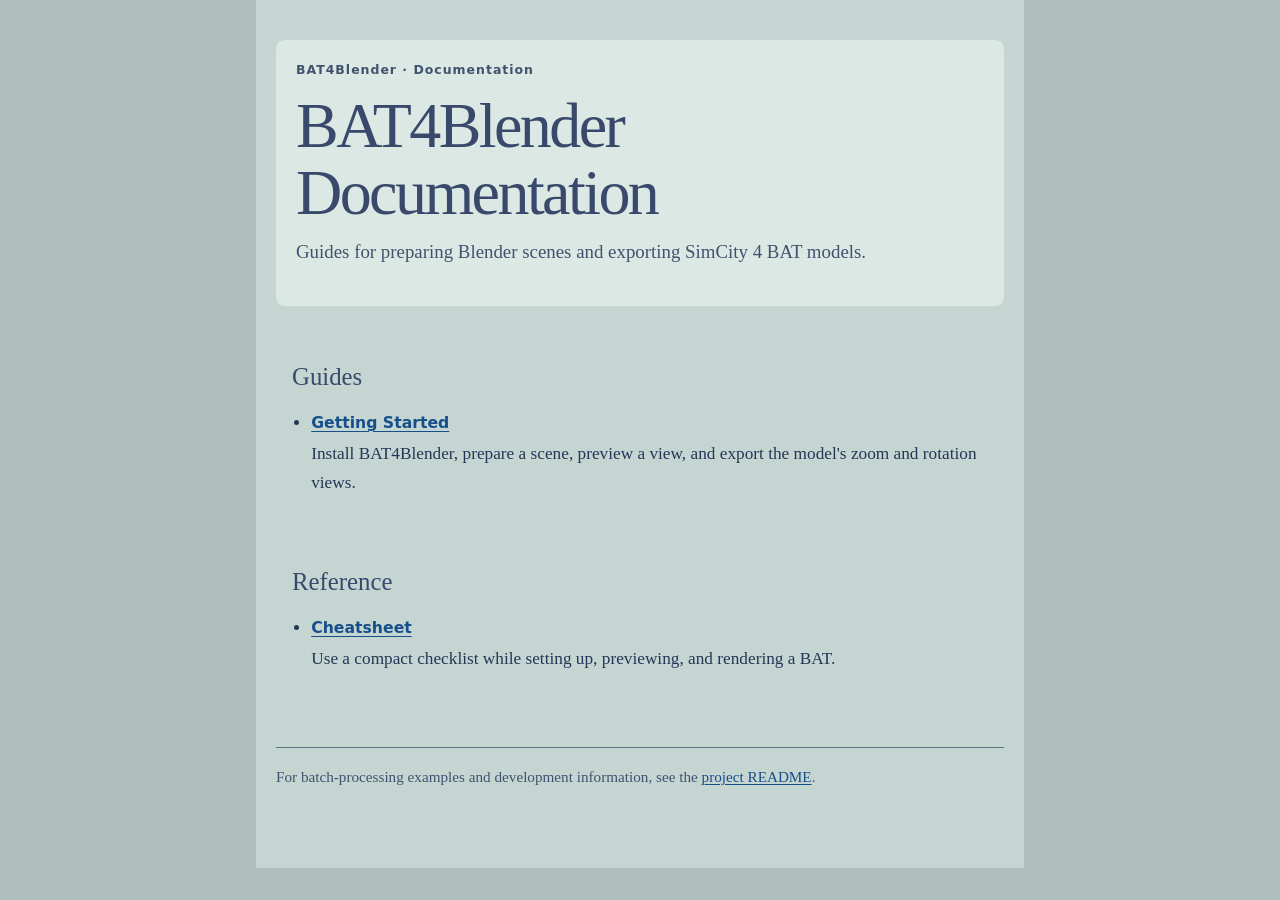
<file: docs/index.html>
<!doctype html>
<html lang="en">
  <head>
    <meta charset="utf-8">
    <meta name="viewport" content="width=device-width, initial-scale=1">
    <title>BAT4Blender Docs</title>
    <link rel="stylesheet" href="./lesson.css">
  </head>
  <body>
    <a class="skip-link" href="#main-content">Skip to main content</a>
    <header>
      <p class="eyebrow">
        <span>BAT4Blender</span>
        ·
        <a class="active" href="./index.html" aria-current="page">Documentation</a>
      </p>
      <h1>BAT4Blender Documentation</h1>
      <p class="lede">Guides for preparing Blender scenes and exporting SimCity 4 BAT models.</p>
    </header>
    <main id="main-content">
      <section id="documents" aria-labelledby="guides-title">
        <h2 id="guides-title">Guides</h2>
        <nav aria-label="BAT4Blender Documentation">
          <ul class="resources">
            <li>
              <article>
                <h3><a href="getting-started.html">Getting Started</a></h3>
                <p>Install BAT4Blender, prepare a scene, preview a view, and export the model's zoom and rotation views.</p>
              </article>
            </li>
          </ul>
        </nav>
      </section>
      <section id="reference" aria-labelledby="reference-title">
        <h2 id="reference-title">Reference</h2>
        <nav aria-label="Reference">
          <ul class="resources">
            <li>
              <article>
                <h3><a href="reference/cheatsheet.html">Cheatsheet</a></h3>
                <p>Use a compact checklist while setting up, previewing, and rendering a BAT.</p>
              </article>
            </li>
          </ul>
        </nav>
      </section>
    </main>
    <footer>
      <p>For batch-processing examples and development information, see the <a href="../README.md">project README</a>.</p>
    </footer>
  </body>
</html>
</file>
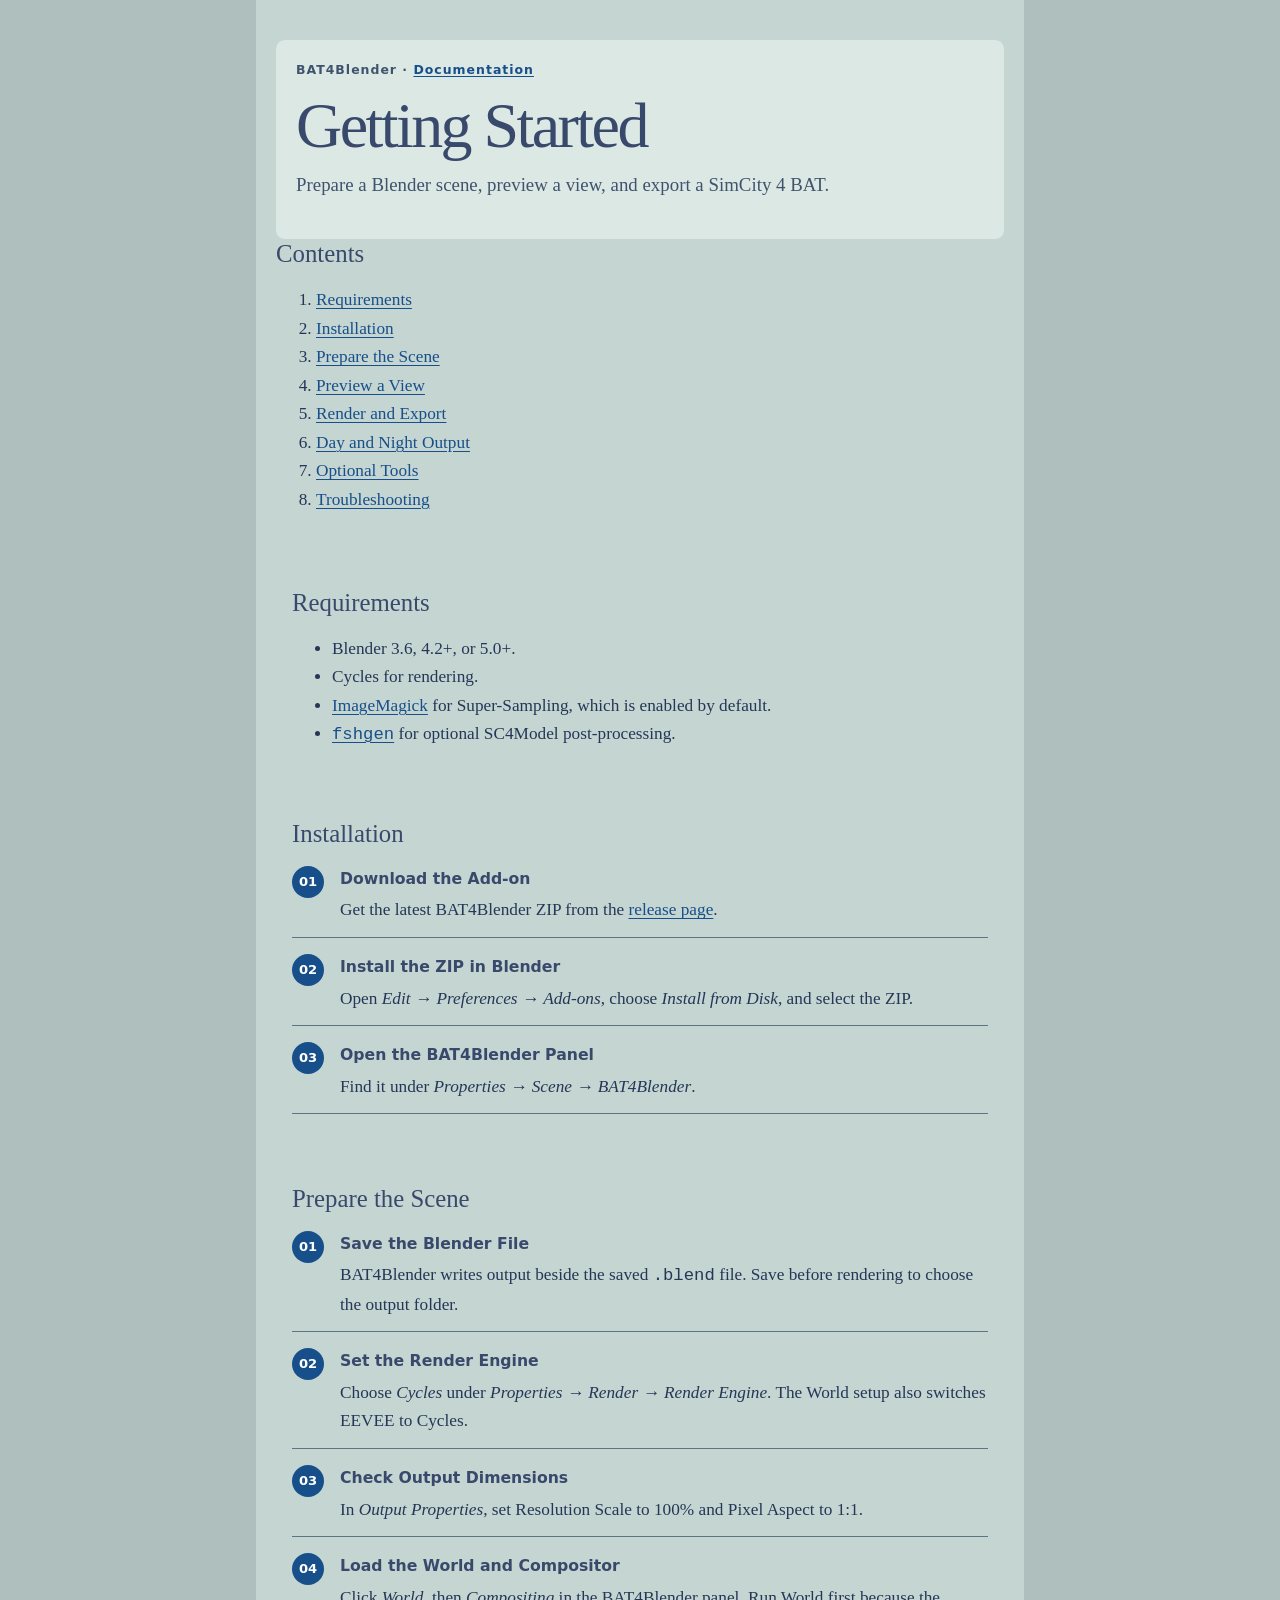
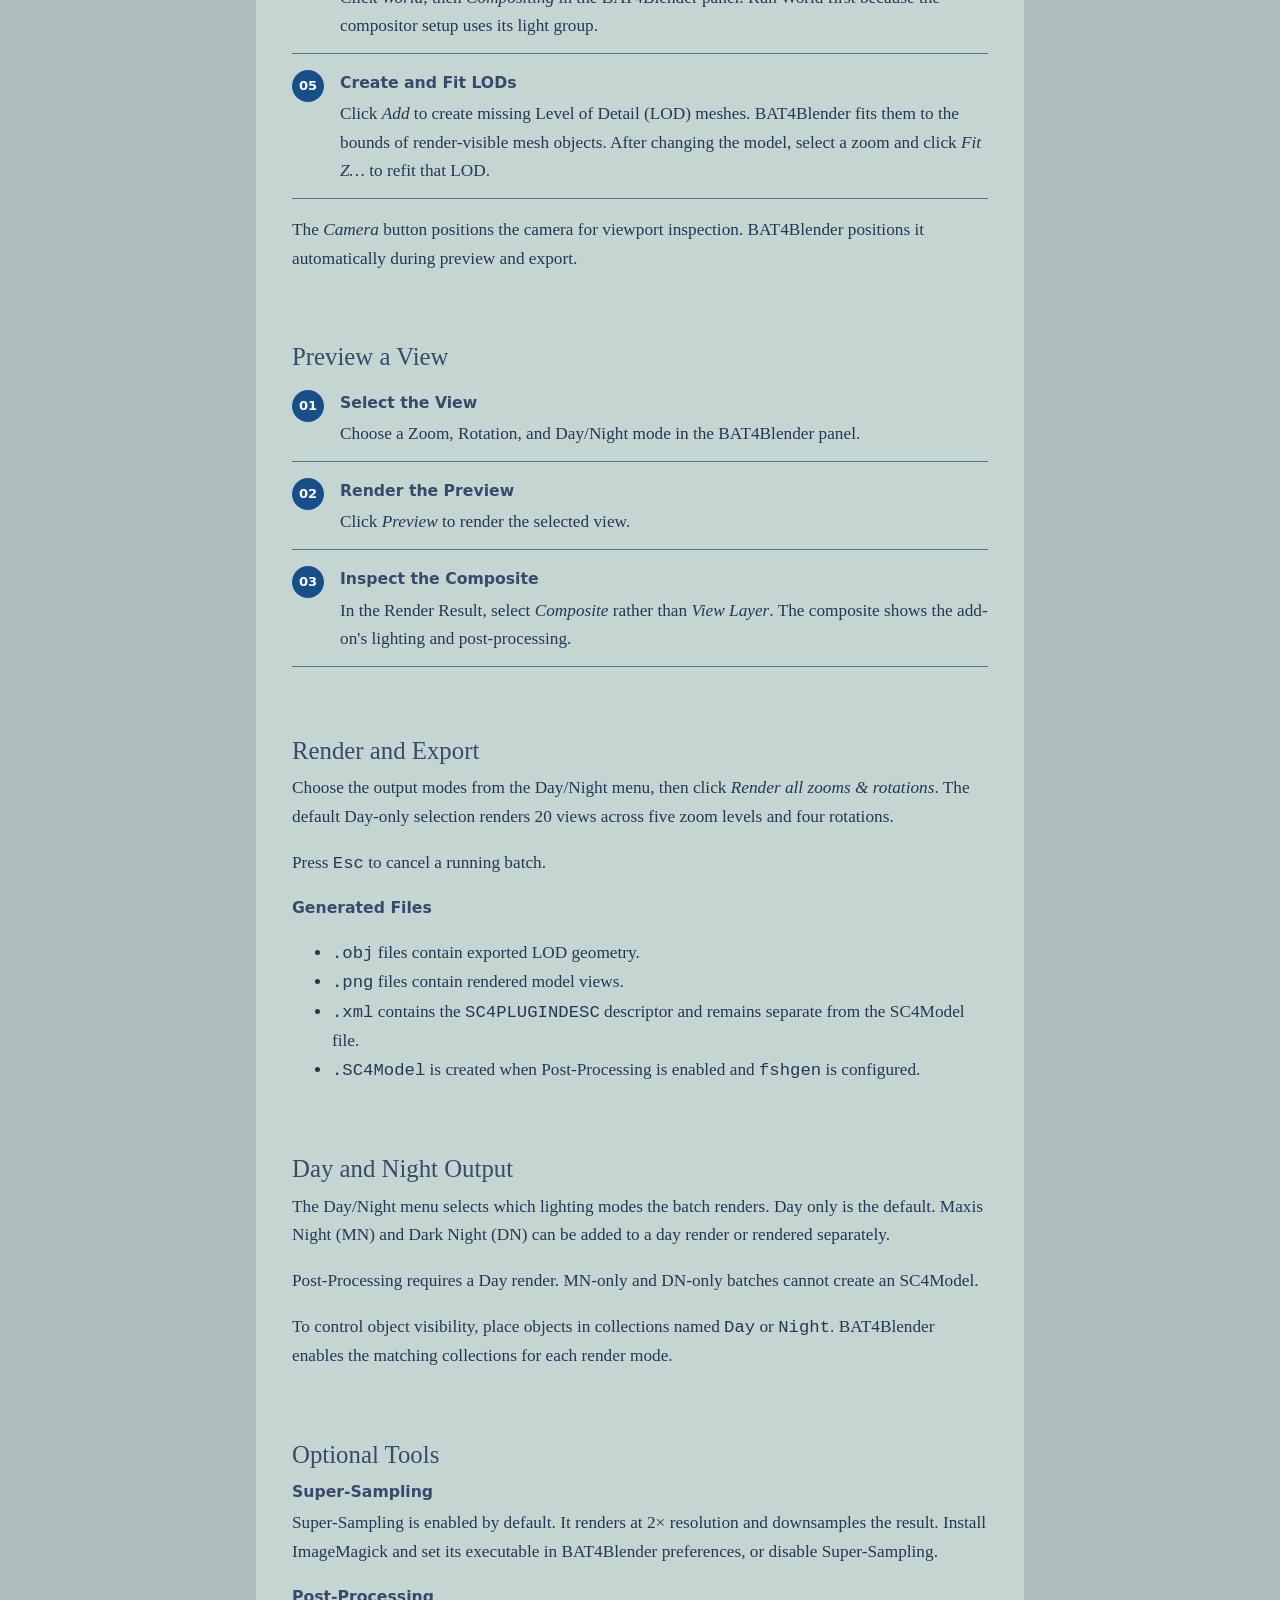
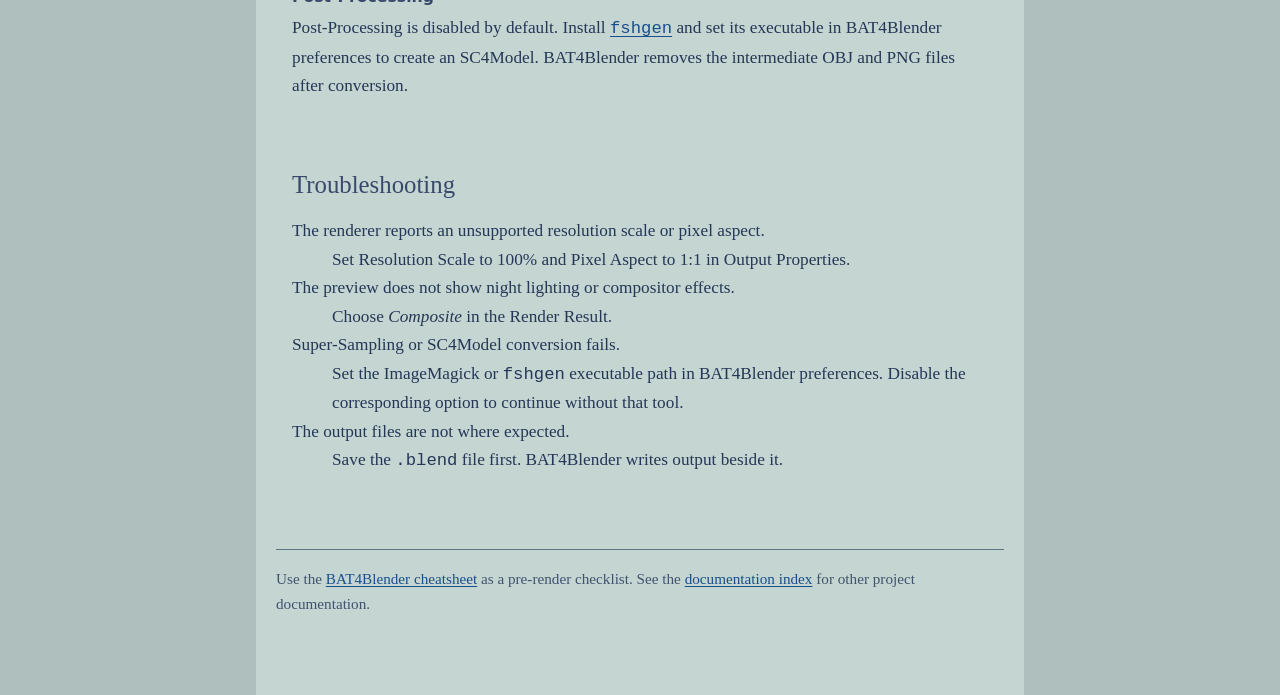
<file: docs/getting-started.html>
<!doctype html>
<html lang="en">
  <head>
    <meta charset="utf-8">
    <meta name="viewport" content="width=device-width, initial-scale=1">
    <title>Getting Started - BAT4Blender Docs</title>
    <link rel="stylesheet" href="./lesson.css">
  </head>
  <body>
    <a class="skip-link" href="#main-content">Skip to main content</a>
    <header>
      <p class="eyebrow">
        <span>BAT4Blender</span>
        ·
        <a href="./index.html">Documentation</a>
      </p>
      <h1>Getting Started</h1>
      <p class="lede">Prepare a Blender scene, preview a view, and export a SimCity 4 BAT.</p>
    </header>
    <nav aria-label="Table of Contents">
      <h2 id="contents-title">Contents</h2>
      <ol>
        <li><a href="#requirements">Requirements</a></li>
        <li><a href="#installation">Installation</a></li>
        <li><a href="#prepare-scene">Prepare the Scene</a></li>
        <li><a href="#preview">Preview a View</a></li>
        <li><a href="#render-export">Render and Export</a></li>
        <li><a href="#day-night">Day and Night Output</a></li>
        <li><a href="#optional-tools">Optional Tools</a></li>
        <li><a href="#troubleshooting">Troubleshooting</a></li>
      </ol>
    </nav>
    <main id="main-content">
      <section id="requirements" aria-labelledby="requirements-title">
        <h2 id="requirements-title">Requirements</h2>
        <ul>
          <li>Blender 3.6, 4.2+, or 5.0+.</li>
          <li>Cycles for rendering.</li>
          <li><a href="https://imagemagick.org">ImageMagick</a> for Super-Sampling, which is enabled by default.</li>
          <li><a href="https://github.com/memo33/fshgen/releases/latest"><code>fshgen</code></a> for optional SC4Model post-processing.</li>
        </ul>
      </section>
      <section id="installation" aria-labelledby="installation-title">
        <h2 id="installation-title">Installation</h2>
        <ol class="steps">
          <li><article><h3>Download the Add-on</h3><p>Get the latest BAT4Blender ZIP from the <a href="https://github.com/memo33/BAT4Blender/releases">release page</a>.</p></article></li>
          <li><article><h3>Install the ZIP in Blender</h3><p>Open <em>Edit → Preferences → Add-ons</em>, choose <em>Install from Disk</em>, and select the ZIP.</p></article></li>
          <li><article><h3>Open the BAT4Blender Panel</h3><p>Find it under <em>Properties → Scene → BAT4Blender</em>.</p></article></li>
        </ol>
      </section>
      <section id="prepare-scene" aria-labelledby="prepare-title">
        <h2 id="prepare-title">Prepare the Scene</h2>
        <ol class="steps">
          <li><article><h3>Save the Blender File</h3><p>BAT4Blender writes output beside the saved <code>.blend</code> file. Save before rendering to choose the output folder.</p></article></li>
          <li><article><h3>Set the Render Engine</h3><p>Choose <em>Cycles</em> under <em>Properties → Render → Render Engine</em>. The World setup also switches EEVEE to Cycles.</p></article></li>
          <li><article><h3>Check Output Dimensions</h3><p>In <em>Output Properties</em>, set Resolution Scale to 100% and Pixel Aspect to 1:1.</p></article></li>
          <li><article><h3>Load the World and Compositor</h3><p>Click <em>World</em>, then <em>Compositing</em> in the BAT4Blender panel. Run World first because the compositor setup uses its light group.</p></article></li>
          <li><article><h3>Create and Fit LODs</h3><p>Click <em>Add</em> to create missing Level of Detail (LOD) meshes. BAT4Blender fits them to the bounds of render-visible mesh objects. After changing the model, select a zoom and click <em>Fit Z…</em> to refit that LOD.</p></article></li>
        </ol>
        <p>The <em>Camera</em> button positions the camera for viewport inspection. BAT4Blender positions it automatically during preview and export.</p>
      </section>
      <section id="preview" aria-labelledby="preview-title">
        <h2 id="preview-title">Preview a View</h2>
        <ol class="steps">
          <li><article><h3>Select the View</h3><p>Choose a Zoom, Rotation, and Day/Night mode in the BAT4Blender panel.</p></article></li>
          <li><article><h3>Render the Preview</h3><p>Click <em>Preview</em> to render the selected view.</p></article></li>
          <li><article><h3>Inspect the Composite</h3><p>In the Render Result, select <em>Composite</em> rather than <em>View Layer</em>. The composite shows the add-on's lighting and post-processing.</p></article></li>
        </ol>
      </section>
      <section id="render-export" aria-labelledby="render-export-title">
        <h2 id="render-export-title">Render and Export</h2>
        <p>Choose the output modes from the Day/Night menu, then click <em>Render all zooms &amp; rotations</em>. The default Day-only selection renders 20 views across five zoom levels and four rotations.</p>
        <p>Press <kbd>Esc</kbd> to cancel a running batch.</p>
        <h3>Generated Files</h3>
        <ul>
          <li><code>.obj</code> files contain exported LOD geometry.</li>
          <li><code>.png</code> files contain rendered model views.</li>
          <li><code>.xml</code> contains the <code>SC4PLUGINDESC</code> descriptor and remains separate from the SC4Model file.</li>
          <li><code>.SC4Model</code> is created when Post-Processing is enabled and <code>fshgen</code> is configured.</li>
        </ul>
      </section>
      <section id="day-night" aria-labelledby="day-night-title">
        <h2 id="day-night-title">Day and Night Output</h2>
        <p>The Day/Night menu selects which lighting modes the batch renders. Day only is the default. Maxis Night (MN) and Dark Night (DN) can be added to a day render or rendered separately.</p>
        <p>Post-Processing requires a Day render. MN-only and DN-only batches cannot create an SC4Model.</p>
        <p>To control object visibility, place objects in collections named <code>Day</code> or <code>Night</code>. BAT4Blender enables the matching collections for each render mode.</p>
      </section>
      <section id="optional-tools" aria-labelledby="optional-tools-title">
        <h2 id="optional-tools-title">Optional Tools</h2>
        <article>
          <h3>Super-Sampling</h3>
          <p>Super-Sampling is enabled by default. It renders at 2× resolution and downsamples the result. Install ImageMagick and set its executable in BAT4Blender preferences, or disable Super-Sampling.</p>
        </article>
        <article>
          <h3>Post-Processing</h3>
          <p>Post-Processing is disabled by default. Install <a href="https://github.com/memo33/fshgen/releases"><code>fshgen</code></a> and set its executable in BAT4Blender preferences to create an SC4Model. BAT4Blender removes the intermediate OBJ and PNG files after conversion.</p>
        </article>
      </section>
      <section id="troubleshooting" aria-labelledby="troubleshooting-title">
        <h2 id="troubleshooting-title">Troubleshooting</h2>
        <dl>
          <dt>The renderer reports an unsupported resolution scale or pixel aspect.</dt>
          <dd>Set Resolution Scale to 100% and Pixel Aspect to 1:1 in Output Properties.</dd>
          <dt>The preview does not show night lighting or compositor effects.</dt>
          <dd>Choose <em>Composite</em> in the Render Result.</dd>
          <dt>Super-Sampling or SC4Model conversion fails.</dt>
          <dd>Set the ImageMagick or <code>fshgen</code> executable path in BAT4Blender preferences. Disable the corresponding option to continue without that tool.</dd>
          <dt>The output files are not where expected.</dt>
          <dd>Save the <code>.blend</code> file first. BAT4Blender writes output beside it.</dd>
        </dl>
      </section>
      <footer>
        <p>Use the <a href="reference/cheatsheet.html">BAT4Blender cheatsheet</a> as a pre-render checklist. See the <a href="README.md">documentation index</a> for other project documentation.</p>
      </footer>
    </main>
  </body>
</html>
</file>
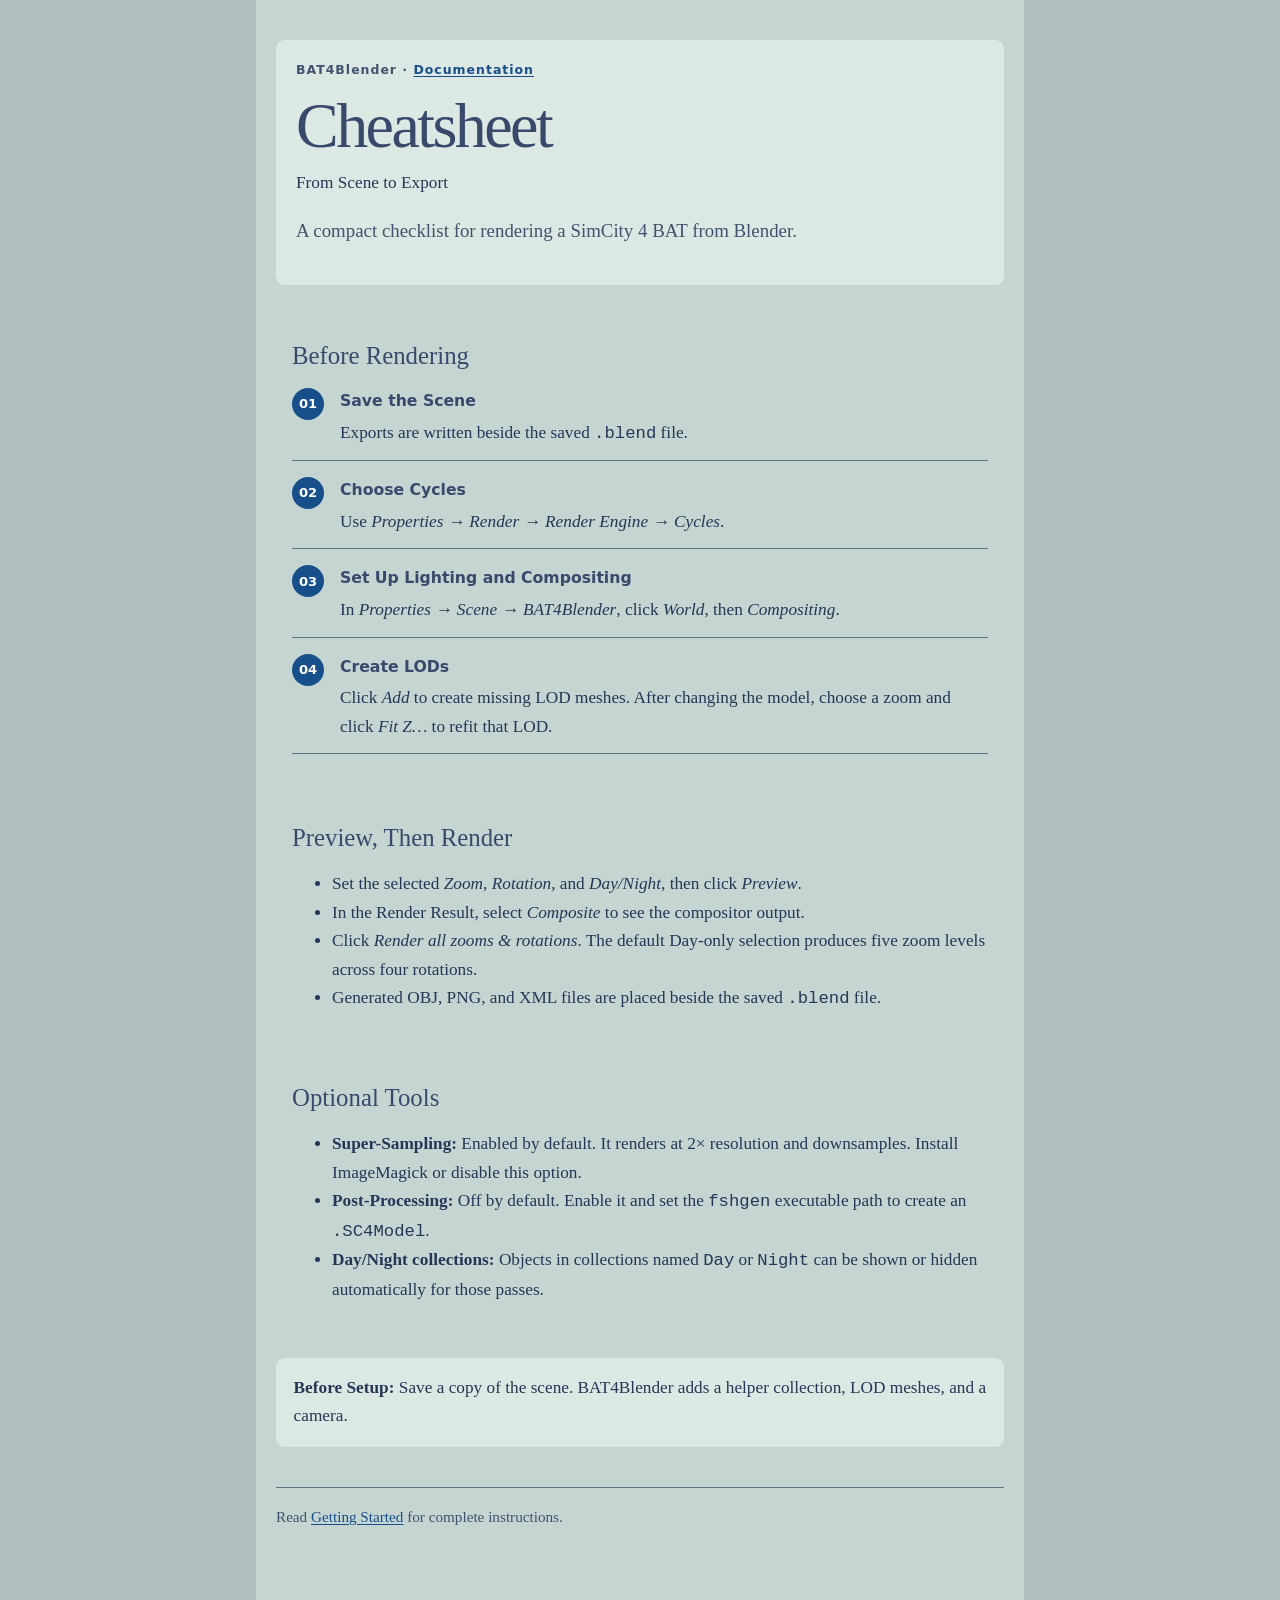
<file: docs/reference/cheatsheet.html>
<!doctype html>
<html lang="en">
  <head>
    <meta charset="utf-8">
    <meta name="viewport" content="width=device-width, initial-scale=1">
    <title>Reference Cheatsheet - BAT4Blender Docs</title>
    <link rel="stylesheet" href="../lesson.css">
  </head>
  <body>
    <a class="skip-link" href="#main">Skip to reference</a>
    <header>
      <p class="eyebrow">
        <span>BAT4Blender</span>
        ·
        <a href="../index.html">Documentation</a>
      </p>
      <h1>Cheatsheet</h1>
      <p class="kicker">From Scene to Export</p>
      <p class="lede">A compact checklist for rendering a SimCity 4 BAT from Blender.</p>
    </header>
    <main id="main">
      <section aria-labelledby="before-title">
        <h2 id="before-title">Before Rendering</h2>
        <ol class="steps">
          <li><div><h3>Save the Scene</h3><p>Exports are written beside the saved <code>.blend</code> file.</p></div></li>
          <li><div><h3>Choose Cycles</h3><p>Use <em>Properties → Render → Render Engine → Cycles</em>.</p></div></li>
          <li><div><h3>Set Up Lighting and Compositing</h3><p>In <em>Properties → Scene → BAT4Blender</em>, click <em>World</em>, then <em>Compositing</em>.</p></div></li>
          <li><div><h3>Create LODs</h3><p>Click <em>Add</em> to create missing LOD meshes. After changing the model, choose a zoom and click <em>Fit Z…</em> to refit that LOD.</p></div></li>
        </ol>
      </section>
      <section aria-labelledby="render-title">
        <h2 id="render-title">Preview, Then Render</h2>
        <ul>
          <li>Set the selected <em>Zoom</em>, <em>Rotation</em>, and <em>Day/Night</em>, then click <em>Preview</em>.</li>
          <li>In the Render Result, select <em>Composite</em> to see the compositor output.</li>
          <li>Click <em>Render all zooms &amp; rotations</em>. The default Day-only selection produces five zoom levels across four rotations.</li>
          <li>Generated OBJ, PNG, and XML files are placed beside the saved <code>.blend</code> file.</li>
        </ul>
      </section>
      <section aria-labelledby="optional-title">
        <h2 id="optional-title">Optional Tools</h2>
        <ul>
          <li><strong>Super-Sampling:</strong> Enabled by default. It renders at 2× resolution and downsamples. Install ImageMagick or disable this option.</li>
          <li><strong>Post-Processing:</strong> Off by default. Enable it and set the <code>fshgen</code> executable path to create an <code>.SC4Model</code>.</li>
          <li><strong>Day/Night collections:</strong> Objects in collections named <code>Day</code> or <code>Night</code> can be shown or hidden automatically for those passes.</li>
        </ul>
      </section>
      <p class="callout"><strong>Before Setup:</strong> Save a copy of the scene. BAT4Blender adds a helper collection, LOD meshes, and a camera.</p>
      <footer>
        <p>Read <a href="../getting-started.html">Getting Started</a> for complete instructions.</p>
      </footer>
    </main>
  </body>
</html>
</file>
<file: docs/lesson.css>
:root {
  color-scheme: light dark;
  --paper: #aebfbd;
  --shell: #c5d5d2;
  --ink: #253756;
  --muted: #40536e;
  --heading: #39496c;
  --accent: #174f8a;
  --line: #5c7583;
  --panel: #dce8e3;
  --focus: #824400;
  font-family: Georgia, "Iowan Old Style", "Palatino Linotype", serif;
  background: var(--paper);
  color: var(--ink);
}

@media (prefers-color-scheme: dark) {
  :root {
    --paper: #17252d;
    --shell: #243b44;
    --ink: #e9f0ed;
    --muted: #c3d1d0;
    --heading: #eef3ed;
    --accent: #8dd8ce;
    --line: #78929a;
    --panel: #293d49;
    --focus: #ffd27a;
  }
}

* {
  box-sizing: border-box;
}

body {
  max-inline-size: 48rem;
  margin-block: 0;
  margin-inline: auto;
  padding-block: 2.5rem 4rem;
  padding-inline: 1.25rem;
  background: var(--shell);
  font-size: 1.08rem;
  line-height: 1.65;
}

a {
  color: var(--accent);
  text-decoration-thickness: 0.08em;
  text-underline-offset: 0.16em;
}

a:visited {
  color: var(--heading);
  text-decoration-style: double;
}

a.active {
  color: var(--ink);
  text-decoration: none;
}

a:focus-visible,
button:focus-visible,
label:has(input:focus-visible) {
  outline: 3px solid var(--focus);
  outline-offset: 3px;
}

.skip-link {
  position: absolute;
  z-index: 1000;
  inset-block-start: 0.5rem;
  inset-inline-start: 0.5rem;
  transform: translateY(-160%);
  padding-block: 0.5rem;
  padding-inline: 0.75rem;
  background: var(--panel);
}

.skip-link:focus {
  transform: translateY(0);
}

.eyebrow,
.meta,
.step-number {
  color: var(--muted);
  font-family: system-ui, sans-serif;
  font-size: 0.78rem;
  font-weight: 700;
  letter-spacing: 0.08em;
}

.eyebrow a.active {
  color: var(--muted);
}

.meta,
.step-number {
  text-transform: uppercase;
}

h1,
h2,
h3,
p {
  margin-block-start: 0;
}

h1,
h2,
h3 {
  color: var(--heading);
}

header,
.callout {
  border-radius: 0.55rem;
  background: var(--panel);
}

header {
  padding-block: 1.25rem;
  padding-inline: 1.25rem;
}

h1 {
  max-inline-size: 13ch;
  margin-block-end: 0.6rem;
  font-size: clamp(2.3rem, 8vw, 4rem);
  font-weight: 500;
  letter-spacing: -0.04em;
  line-height: 1.04;
}

h2 {
  margin-block-end: 0.55rem;
  font-size: 1.55rem;
  font-weight: 500;
  line-height: 1.2;
}

h3 {
  margin-block-end: 0.3rem;
  font-family: system-ui, sans-serif;
  font-size: 0.98rem;
}

.lede {
  max-inline-size: 39rem;
  color: var(--muted);
  font-size: 1.18rem;
}

main {
  padding-block-start: 1.25rem;
}

section {
  margin-block: 1.25rem;
  padding-block: 1rem;
  padding-inline: 1rem;
}

.steps {
  display: grid;
  gap: 1rem;
  padding-inline-start: 0;
  list-style: none;
  counter-reset: lesson-step;
}

.steps li {
  display: grid;
  grid-template-columns: 2.25rem 1fr;
  gap: 0.75rem;
  align-items: start;
  counter-increment: lesson-step;
  border-block-end: 1px solid var(--line);
  padding-block-end: 0.75rem;
}

.steps li::before {
  content: counter(lesson-step, decimal-leading-zero);
  display: grid;
  inline-size: 2rem;
  block-size: 2rem;
  place-items: center;
  border-radius: 50%;
  background: #174f8a;
  color: #ffffff;
  font-family: system-ui, sans-serif;
  font-size: 0.82rem;
  font-weight: 700;
}

.steps p {
  margin-block-end: 0;
}

.callout {
  padding-block: 1rem;
  padding-inline: 1.1rem;
}

.callout p:last-child {
  margin-block-end: 0;
}

.resources {
  padding-inline-start: 1.2rem;
}

footer {
  margin-block-start: 2.5rem;
  border-block-start: 1px solid var(--line);
  padding-block-start: 1rem;
  color: var(--muted);
  font-size: 0.95rem;
}

@media (max-width: 34rem) {
  body {
    padding-block-start: 1.5rem;
  }
}

@media print {
  :root {
    color-scheme: light;
    --paper: #ffffff;
    --shell: #ffffff;
    --ink: #253756;
    --muted: #40536e;
    --heading: #39496c;
    --accent: #174f8a;
    --line: #5c7583;
    --panel: #ffffff;
    --focus: #824400;
  }

  body {
    max-inline-size: none;
    padding-block: 0;
    padding-inline: 0;
    font-size: 11pt;
  }

  header,
  .callout {
    background: #ffffff;
  }

  .steps li::before {
    background: #ffffff;
    color: #253756;
  }

  .skip-link {
    display: none;
  }

  a {
    color: inherit;
  }
}
</file>
